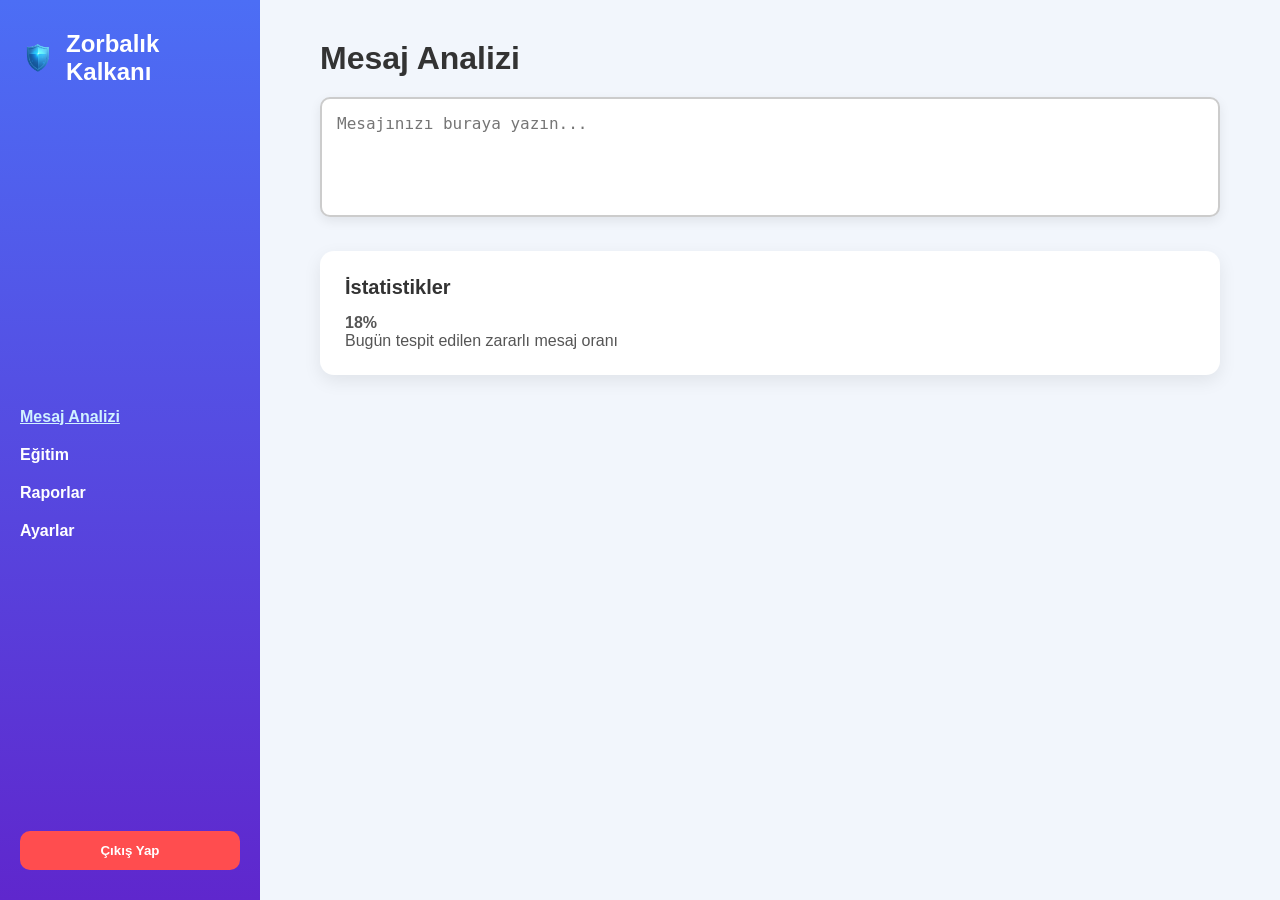
<file: index.html>
<!DOCTYPE html>
<html lang="tr">
<head>
  <meta charset="UTF-8" />
  <meta name="viewport" content="width=device-width, initial-scale=1.0"/>
  <title>Zorbalık Kalkanı - Mesaj Analizi</title>
  <link rel="stylesheet" href="style.css" />
</head>
<body>
  <div class="container">
    <!-- Sidebar -->
    <aside class="sidebar">
      <h2>
        <img src="logo.png" alt="Logo" />
        Zorbalık Kalkanı
      </h2>
      <nav>
        <ul>
          <li><a href="index.html" class="active">Mesaj Analizi</a></li>
          <li><a href="eğitim.html">Eğitim</a></li>
          <li><a href="#">Raporlar</a></li>
          <li><a href="#">Ayarlar</a></li>
        </ul>
      </nav>
      <button class="logout">Çıkış Yap</button>
    </aside>

    <!-- Main Content -->
    <main class="main-content">
      <h1>Mesaj Analizi</h1>
      <textarea
        id="messageInput"
        placeholder="Mesajınızı buraya yazın..."
      ></textarea>
      <div id="result" class="warning" style="display: none;">
        ⚠️ Bu mesaj siber zorbalık içermektedir.
      </div>

      <div class="info-cards">
        <div class="card fade-in" id="bullyExamples" style="display: none;">
          <h3>Zorbalık Örnekleri</h3>
          <ul>
            <li>Kimse seni sevmiyor.</li>
            <li>Sen çok aptalsın.</li>
            <li>Buraya ait değilsin.</li>
          </ul>
        </div>

        <div class="card fade-in">
          <h3>İstatistikler</h3>
          <p>
            <strong>18%</strong><br />
            Bugün tespit edilen zararlı mesaj oranı
          </p>
        </div>
      </div>
    </main>
  </div>

  <script src="script.js"></script>
</body>
</html>
</file>
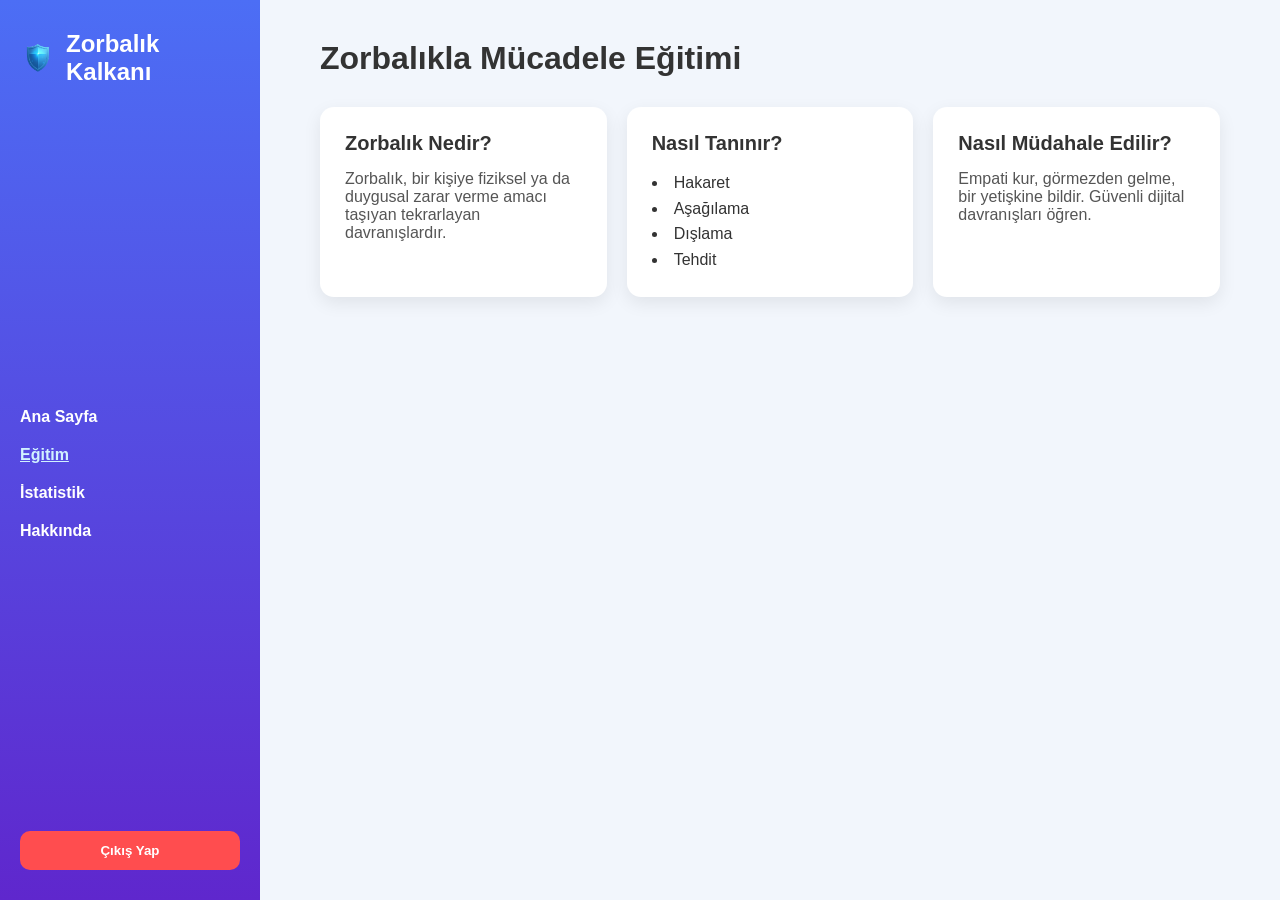
<file: eğitim.html>
<!DOCTYPE html>
<html lang="tr">
<head>
  <meta charset="UTF-8">
  <meta name="viewport" content="width=device-width, initial-scale=1.0">
  <title>Zorbalık Eğitimi</title>
  <link rel="stylesheet" href="style.css">
</head>
<body>
  <div class="container">
    <div class="sidebar">
      <h2><img src="logo.png" alt="logo"> Zorbalık Kalkanı</h2>
      <ul>
        <li><a href="index.html">Ana Sayfa</a></li>
        <li><a class="active" href="egitim.html">Eğitim</a></li>
        <li><a href="istatistik.html">İstatistik</a></li>
        <li><a href="hakkinda.html">Hakkında</a></li>
      </ul>
      <button class="logout">Çıkış Yap</button>
    </div>

    <div class="main-content">
      <h1>Zorbalıkla Mücadele Eğitimi</h1>
      <div class="info-cards">
        <div class="card fade-in">
          <h3>Zorbalık Nedir?</h3>
          <p>Zorbalık, bir kişiye fiziksel ya da duygusal zarar verme amacı taşıyan tekrarlayan davranışlardır.</p>
        </div>
        <div class="card fade-in">
          <h3>Nasıl Tanınır?</h3>
          <ul>
            <li>Hakaret</li>
            <li>Aşağılama</li>
            <li>Dışlama</li>
            <li>Tehdit</li>
          </ul>
        </div>
        <div class="card fade-in">
          <h3>Nasıl Müdahale Edilir?</h3>
          <p>Empati kur, görmezden gelme, bir yetişkine bildir. Güvenli dijital davranışları öğren.</p>
        </div>
      </div>
    </div>
  </div>
</body>
</html>
</file>
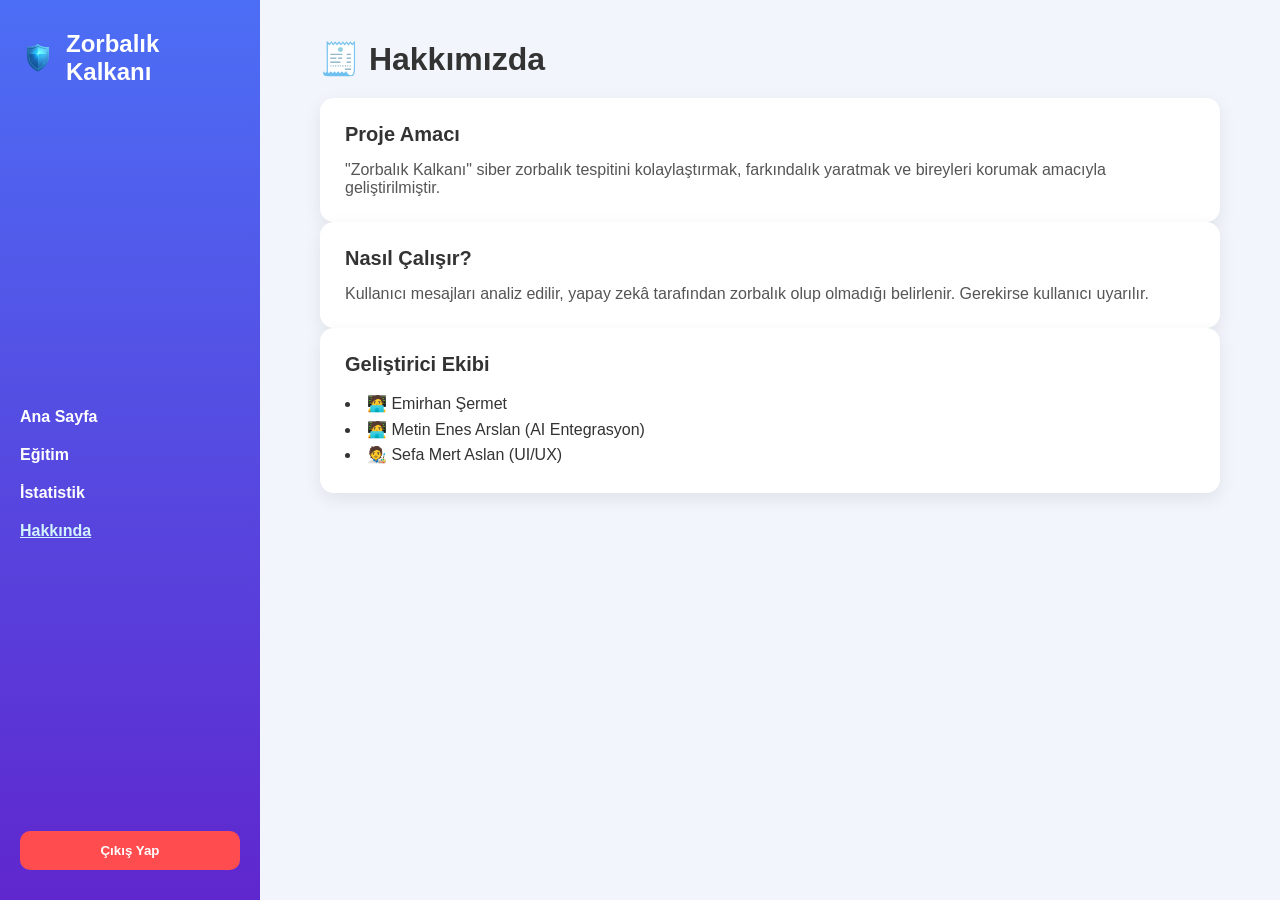
<file: hakkinda.html>
<!-- hakkinda.html -->
<!DOCTYPE html>
<html lang="tr">
<head>
  <meta charset="UTF-8" />
  <meta name="viewport" content="width=device-width, initial-scale=1.0"/>
  <title>Hakkında</title>
  <link rel="stylesheet" href="style.css" />
</head>
<body>
  <div class="container">
    <aside class="sidebar">
      <h2><img src="logo.png" alt="logo"> Zorbalık Kalkanı</h2>
      <ul>
        <li><a href="index.html">Ana Sayfa</a></li>
        <li><a href="eğitim.html">Eğitim</a></li>
        <li><a href="istatistik.html">İstatistik</a></li>
        <li><a class="active" href="hakkinda.html">Hakkında</a></li>
      </ul>
      <button class="logout">Çıkış Yap</button>
    </aside>

    <main class="main-content">
      <h1>🧾 Hakkımızda</h1>

      <div class="card fade-in">
        <h3>Proje Amacı</h3>
        <p>"Zorbalık Kalkanı" siber zorbalık tespitini kolaylaştırmak, farkındalık yaratmak ve bireyleri korumak amacıyla geliştirilmiştir.</p>
      </div>

      <div class="card fade-in">
        <h3>Nasıl Çalışır?</h3>
        <p>Kullanıcı mesajları analiz edilir, yapay zekâ tarafından zorbalık olup olmadığı belirlenir. Gerekirse kullanıcı uyarılır.</p>
      </div>

      <div class="card fade-in">
        <h3>Geliştirici Ekibi</h3>
        <ul>
          <li>🧑‍💻 Emirhan Şermet</li>
          <li>🧑‍💻 Metin Enes Arslan (AI Entegrasyon)</li>
          <li>🧑‍🎨 Sefa Mert Aslan (UI/UX)</li>
        </ul>
      </div>
    </main>
  </div>
</body>
</html>
</file>
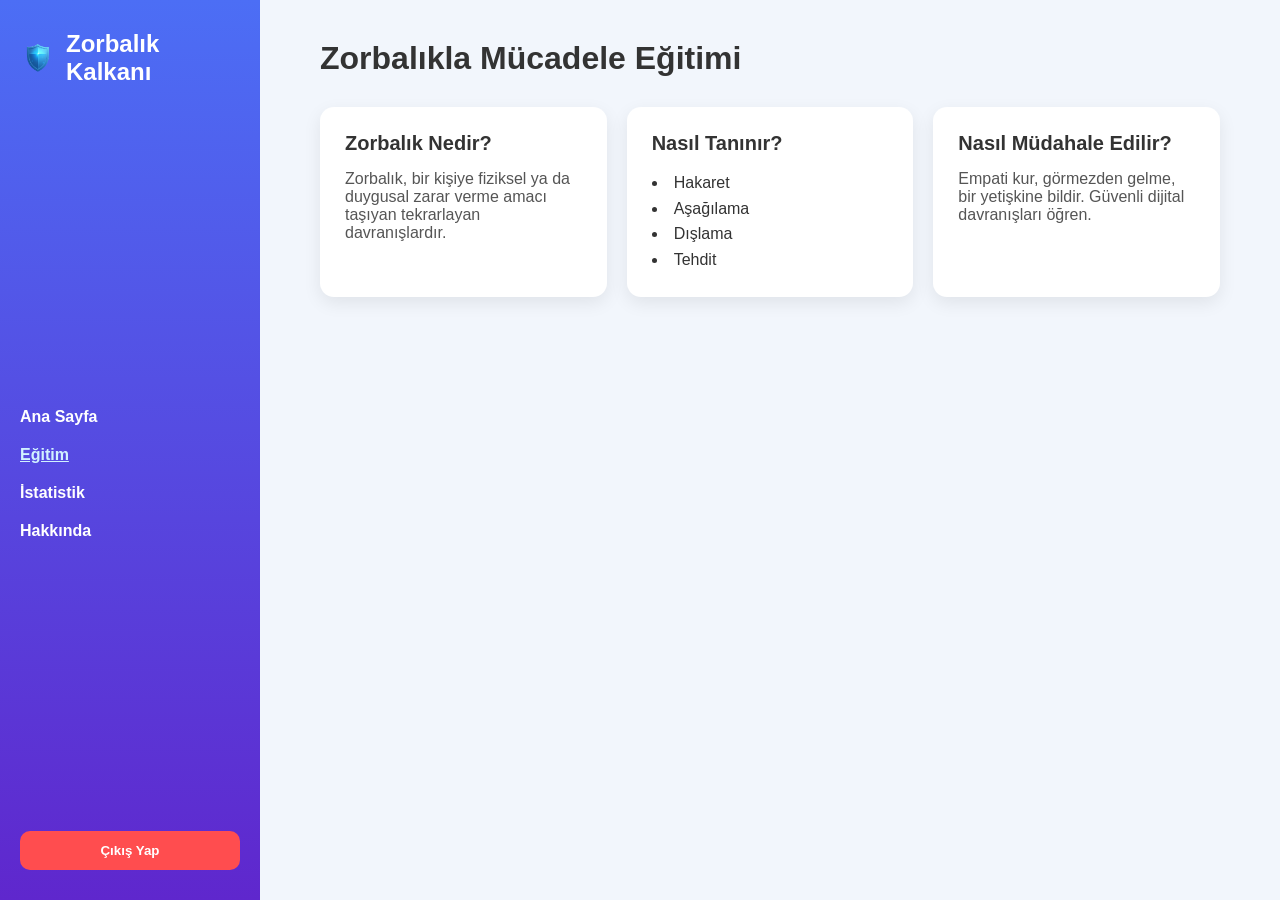
<file: PROJE/eğitim.html>
<!DOCTYPE html>
<html lang="tr">
<head>
  <meta charset="UTF-8">
  <meta name="viewport" content="width=device-width, initial-scale=1.0">
  <title>Zorbalık Eğitimi</title>
  <link rel="stylesheet" href="style.css">
</head>
<body>
  <div class="container">
    <div class="sidebar">
      <h2><img src="logo.png" alt="logo"> Zorbalık Kalkanı</h2>
      <ul>
        <li><a href="index.html">Ana Sayfa</a></li>
        <li><a class="active" href="egitim.html">Eğitim</a></li>
        <li><a href="istatistik.html">İstatistik</a></li>
        <li><a href="hakkinda.html">Hakkında</a></li>
      </ul>
      <button class="logout">Çıkış Yap</button>
    </div>

    <div class="main-content">
      <h1>Zorbalıkla Mücadele Eğitimi</h1>
      <div class="info-cards">
        <div class="card fade-in">
          <h3>Zorbalık Nedir?</h3>
          <p>Zorbalık, bir kişiye fiziksel ya da duygusal zarar verme amacı taşıyan tekrarlayan davranışlardır.</p>
        </div>
        <div class="card fade-in">
          <h3>Nasıl Tanınır?</h3>
          <ul>
            <li>Hakaret</li>
            <li>Aşağılama</li>
            <li>Dışlama</li>
            <li>Tehdit</li>
          </ul>
        </div>
        <div class="card fade-in">
          <h3>Nasıl Müdahale Edilir?</h3>
          <p>Empati kur, görmezden gelme, bir yetişkine bildir. Güvenli dijital davranışları öğren.</p>
        </div>
      </div>
    </div>
  </div>
  <script>
    function cevapla(secim) {
      if (secim === "bildir") {
        alert("✅ Doğru! Bildirmek en iyi adımdır.");
      } else {
        alert("❌ Hayır! Sessiz kalmak doğru değil.");
      }
    }
  </script>
  
</body>
</html>
</file>
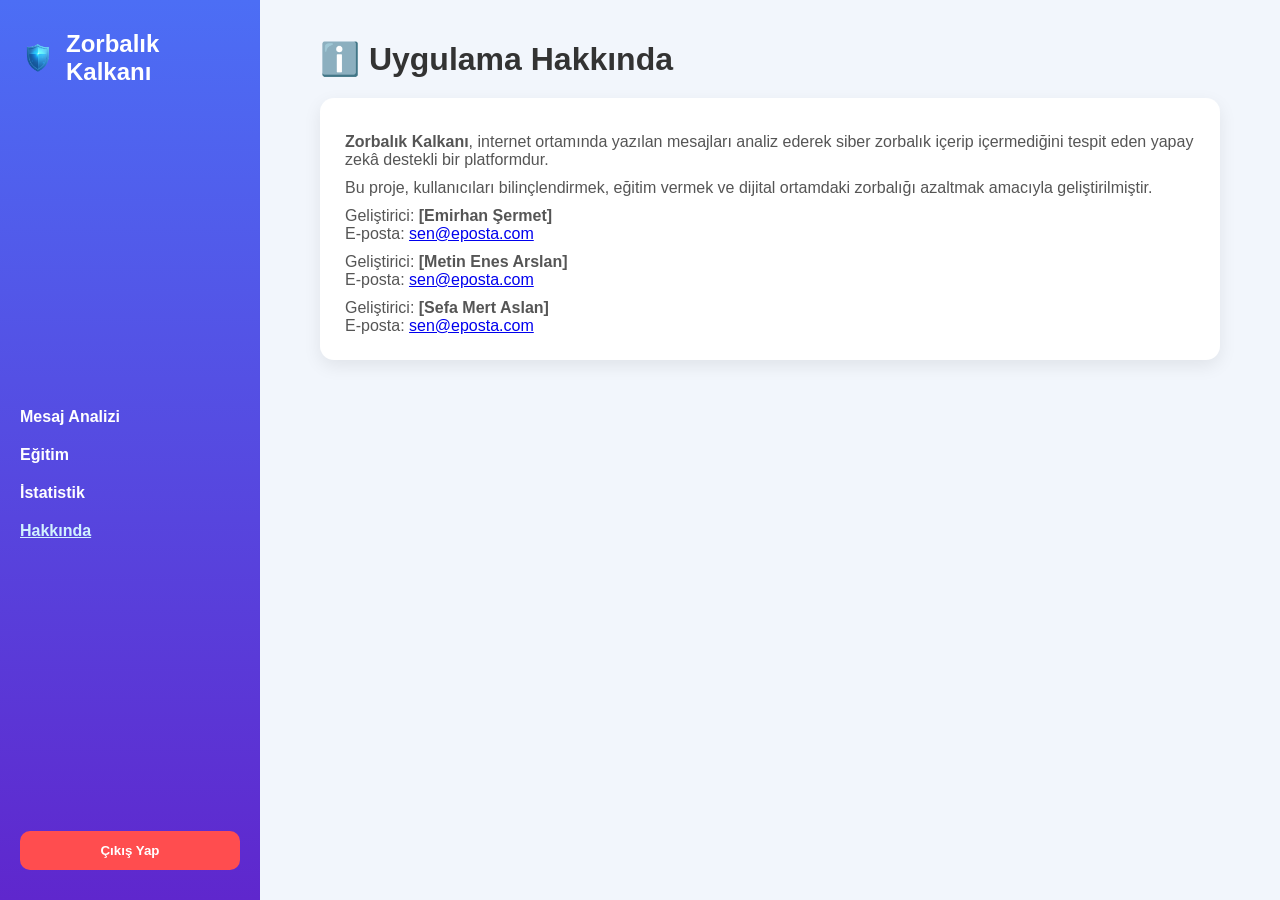
<file: PROJE/hakkinda.html>
<!-- hakkinda.html -->
<!DOCTYPE html>
<html lang="tr">
<head>
  <meta charset="UTF-8">
  <title>Zorbalık Kalkanı - Hakkında</title>
  <link rel="stylesheet" href="style.css">
</head>
<body>
  <div class="container">
    <div class="sidebar">
      <h2><img src="logo.png" alt="logo"> Zorbalık Kalkanı</h2>
      <ul>
        <li><a href="index.html">Mesaj Analizi</a></li>
        <li><a href="eğitim.html">Eğitim</a></li>
        <li><a href="istatistik.html">İstatistik</a></li>
        <li><a class="active" href="hakkinda.html">Hakkında</a></li>
      </ul>
      <button class="logout">Çıkış Yap</button>
    </div>

    <div class="main-content">
      <h1>ℹ️ Uygulama Hakkında</h1>
      <div class="card fade-in">
        <p>
          <strong>Zorbalık Kalkanı</strong>, internet ortamında yazılan mesajları analiz ederek
          siber zorbalık içerip içermediğini tespit eden yapay zekâ destekli bir platformdur.
        </p>
        <p>
          Bu proje, kullanıcıları bilinçlendirmek, eğitim vermek ve dijital ortamdaki
          zorbalığı azaltmak amacıyla geliştirilmiştir.
        </p>
        <p>
          Geliştirici: <strong>[Emirhan Şermet]</strong>  
          <br>E-posta: <a href="mailto:sen@eposta.com">sen@eposta.com</a>
        </p>
        <p>
          Geliştirici: <strong>[Metin Enes Arslan]</strong>  
          <br>E-posta: <a href="mailto:sen@eposta.com">sen@eposta.com</a>
        </p>
        <p>
          Geliştirici: <strong>[Sefa Mert Aslan]</strong>  
          <br>E-posta: <a href="mailto:sen@eposta.com">sen@eposta.com</a>
        </p>
      </div>
    </div>
  </div>
</body>
</html>
</file>
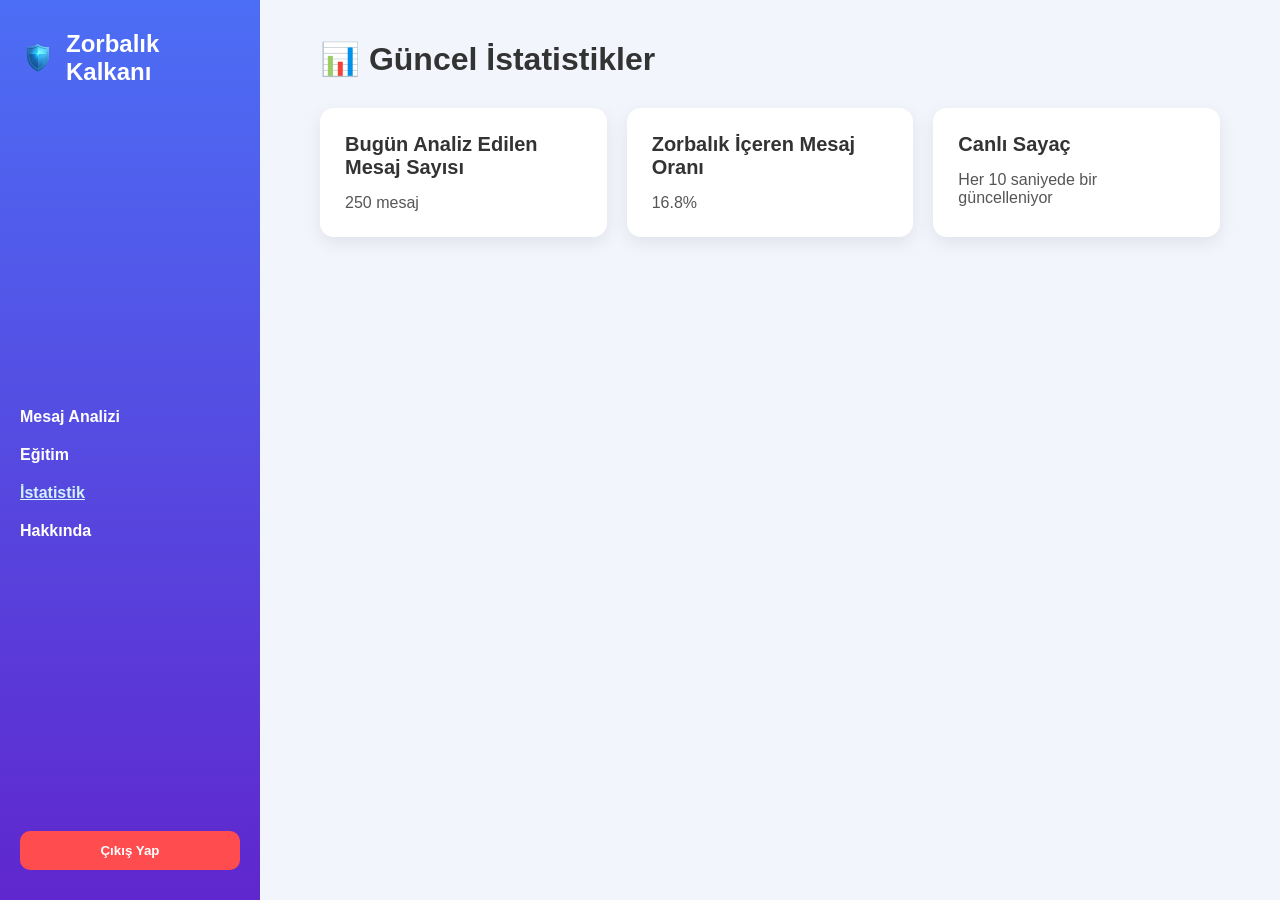
<file: PROJE/istatistik.html>
<!-- istatistik.html -->
<!DOCTYPE html>
<html lang="tr">
<head>
  <meta charset="UTF-8">
  <title>Zorbalık Kalkanı - İstatistikler</title>
  <link rel="stylesheet" href="style.css">
</head>
<body>
  <div class="container">
    <div class="sidebar">
      <h2><img src="logo.png" alt="logo"> Zorbalık Kalkanı</h2>
      <ul>
        <li><a href="index.html">Mesaj Analizi</a></li>
        <li><a href="egitim.html">Eğitim</a></li>
        <li><a class="active" href="istatistik.html">İstatistik</a></li>
        <li><a href="hakkinda.html">Hakkında</a></li>
      </ul>
      <button class="logout">Çıkış Yap</button>
    </div>

    <div class="main-content">
      <h1>📊 Güncel İstatistikler</h1>
      <div class="info-cards">
        <div class="card fade-in">
          <h3>Bugün Analiz Edilen Mesaj Sayısı</h3>
          <p><span id="totalMessages">0</span> mesaj</p>
        </div>
        <div class="card fade-in">
          <h3>Zorbalık İçeren Mesaj Oranı</h3>
          <p><span id="bullyRate">0%</span></p>
        </div>
        <div class="card fade-in">
          <h3>Canlı Sayaç</h3>
          <p>Her 10 saniyede bir güncelleniyor</p>
        </div>
      </div>
    </div>
  </div>

  <script>
    // Sahte istatistik verisi
    let total = 250;
    let bully = 42;

    function updateStats() {
      document.getElementById("totalMessages").textContent = total;
      document.getElementById("bullyRate").textContent = ((bully / total) * 100).toFixed(1) + "%";

      // örnek: her 10 saniyede bir rastgele artış
      total += Math.floor(Math.random() * 5);
      bully += Math.floor(Math.random() * 2);
    }

    updateStats();
    setInterval(updateStats, 10000);
  </script>
</body>
</html>
</file>
<file: style.css>
/* Genel Ayarlar */
* {
    box-sizing: border-box;
    margin: 0;
    padding: 0;
  }
  
  body {
    font-family: 'Segoe UI', sans-serif;
    background: #f2f6fc;
    color: #333;
  }
  
  /* Kapsayıcı */
  .container {
    display: flex;
    min-height: 100vh;
  }
  
  /* Sidebar */
  .sidebar {
    width: 260px;
    background: linear-gradient(180deg, #4c6ef5, #5f27cd);
    color: white;
    padding: 30px 20px;
    display: flex;
    flex-direction: column;
    justify-content: space-between;
  }
  
  .sidebar h2 {
    font-size: 24px;
    margin-bottom: 40px;
    display: flex;
    align-items: center;
    gap: 10px;
  }
  
  .sidebar h2 img {
    width: 36px;
    height: 36px;
  }
  
  .sidebar ul {
    list-style: none;
  }
  
  .sidebar li {
    margin: 20px 0;
  }
  
  .sidebar a {
    color: white;
    text-decoration: none;
    font-weight: 600;
    font-size: 16px;
    transition: all 0.2s ease;
  }
  
  .sidebar a:hover,
  .sidebar a.active {
    text-decoration: underline;
    color: #d1f2ff;
  }
  
  .logout {
    background: #ff4d4f;
    border: none;
    padding: 12px;
    border-radius: 10px;
    font-weight: bold;
    color: white;
    cursor: pointer;
    transition: 0.3s ease;
  }
  
  .logout:hover {
    background: #e03131;
  }
  
  /* Ana İçerik */
  .main-content {
    flex: 1;
    padding: 40px 60px;
  }
  
  .main-content h1 {
    font-size: 32px;
    margin-bottom: 20px;
  }
  
  /* Mesaj Alanı */
  textarea {
    width: 100%;
    height: 120px;
    padding: 15px;
    font-size: 16px;
    border: 2px solid #ccc;
    border-radius: 10px;
    resize: none;
    box-shadow: 0 4px 12px rgba(0,0,0,0.08);
    transition: border-color 0.3s ease;
  }
  
  textarea:focus {
    border-color: #4c6ef5;
    outline: none;
  }
  
  /* Uyarı Sonucu */
  #result.warning {
    margin-top: 20px;
    padding: 16px;
    background-color: #ffe0e0;
    color: #c0392b;
    border-left: 5px solid #e74c3c;
    border-radius: 8px;
    font-weight: bold;
  }
  
  /* Kartlar */
  .info-cards {
    display: flex;
    flex-wrap: wrap;
    gap: 20px;
    margin-top: 30px;
  }
  
  .card {
    background: white;
    padding: 25px;
    border-radius: 14px;
    box-shadow: 0 6px 18px rgba(0,0,0,0.08);
    flex: 1;
    min-width: 250px;
    transition: transform 0.2s;
  }
  
  .card:hover {
    transform: translateY(-3px);
    box-shadow: 0 8px 20px rgba(0,0,0,0.1);
  }
  
  .card h3 {
    font-size: 20px;
    margin-bottom: 15px;
    color: #333;
  }
  
  .card ul {
    list-style: inside;
    line-height: 1.6;
  }
  
  .card p {
    font-size: 16px;
    color: #555;
    margin-top: 10px;
  }
  
  /* Butonlar (Eğitim sayfası için) */
  button {
    padding: 10px 20px;
    border: none;
    background: #4c6ef5;
    color: white;
    font-weight: bold;
    border-radius: 8px;
    cursor: pointer;
    margin-top: 10px;
    transition: 0.2s;
  }
  
  button:hover {
    background: #3b5bdb;
  }

  .fade-in {
  opacity: 0;
  transform: translateY(30px);
  animation: fadeIn 0.8s forwards;
}

@keyframes fadeIn {
  to {
    opacity: 1;
    transform: translateY(0);
  }
}
</file>
<file: PROJE/style.css>
/* Genel Ayarlar */
* {
    box-sizing: border-box;
    margin: 0;
    padding: 0;
  }
  
  body {
    font-family: 'Segoe UI', sans-serif;
    background: #f2f6fc;
    color: #333;
  }
  
  /* Kapsayıcı */
  .container {
    display: flex;
    min-height: 100vh;
  }
  
  /* Sidebar */
  .sidebar {
    width: 260px;
    background: linear-gradient(180deg, #4c6ef5, #5f27cd);
    color: white;
    padding: 30px 20px;
    display: flex;
    flex-direction: column;
    justify-content: space-between;
  }
  
  .sidebar h2 {
    font-size: 24px;
    margin-bottom: 40px;
    display: flex;
    align-items: center;
    gap: 10px;
  }
  
  .sidebar h2 img {
    width: 36px;
    height: 36px;
  }
  
  .sidebar ul {
    list-style: none;
  }
  
  .sidebar li {
    margin: 20px 0;
  }
  
  .sidebar a {
    color: white;
    text-decoration: none;
    font-weight: 600;
    font-size: 16px;
    transition: all 0.2s ease;
  }
  
  .sidebar a:hover,
  .sidebar a.active {
    text-decoration: underline;
    color: #d1f2ff;
  }
  
  .logout {
    background: #ff4d4f;
    border: none;
    padding: 12px;
    border-radius: 10px;
    font-weight: bold;
    color: white;
    cursor: pointer;
    transition: 0.3s ease;
  }
  
  .logout:hover {
    background: #e03131;
  }
  
  /* Ana İçerik */
  .main-content {
    flex: 1;
    padding: 40px 60px;
  }
  
  .main-content h1 {
    font-size: 32px;
    margin-bottom: 20px;
  }
  
  /* Mesaj Alanı */
  textarea {
    width: 100%;
    height: 120px;
    padding: 15px;
    font-size: 16px;
    border: 2px solid #ccc;
    border-radius: 10px;
    resize: none;
    box-shadow: 0 4px 12px rgba(0,0,0,0.08);
    transition: border-color 0.3s ease;
  }
  
  textarea:focus {
    border-color: #4c6ef5;
    outline: none;
  }
  
  /* Uyarı Sonucu */
  #result.warning {
    margin-top: 20px;
    padding: 16px;
    background-color: #ffe0e0;
    color: #c0392b;
    border-left: 5px solid #e74c3c;
    border-radius: 8px;
    font-weight: bold;
  }
  
  /* Kartlar */
  .info-cards {
    display: flex;
    flex-wrap: wrap;
    gap: 20px;
    margin-top: 30px;
  }
  
  .card {
    background: white;
    padding: 25px;
    border-radius: 14px;
    box-shadow: 0 6px 18px rgba(0,0,0,0.08);
    flex: 1;
    min-width: 250px;
    transition: transform 0.2s;
  }
  
  .card:hover {
    transform: translateY(-3px);
    box-shadow: 0 8px 20px rgba(0,0,0,0.1);
  }
  
  .card h3 {
    font-size: 20px;
    margin-bottom: 15px;
    color: #333;
  }
  
  .card ul {
    list-style: inside;
    line-height: 1.6;
  }
  
  .card p {
    font-size: 16px;
    color: #555;
    margin-top: 10px;
  }
  
  /* Butonlar (Eğitim sayfası için) */
  button {
    padding: 10px 20px;
    border: none;
    background: #4c6ef5;
    color: white;
    font-weight: bold;
    border-radius: 8px;
    cursor: pointer;
    margin-top: 10px;
    transition: 0.2s;
  }
  
  button:hover {
    background: #3b5bdb;
  }

  .fade-in {
  opacity: 0;
  transform: translateY(30px);
  animation: fadeIn 0.8s forwards;
}

@keyframes fadeIn {
  to {
    opacity: 1;
    transform: translateY(0);
  }
}
</file>
